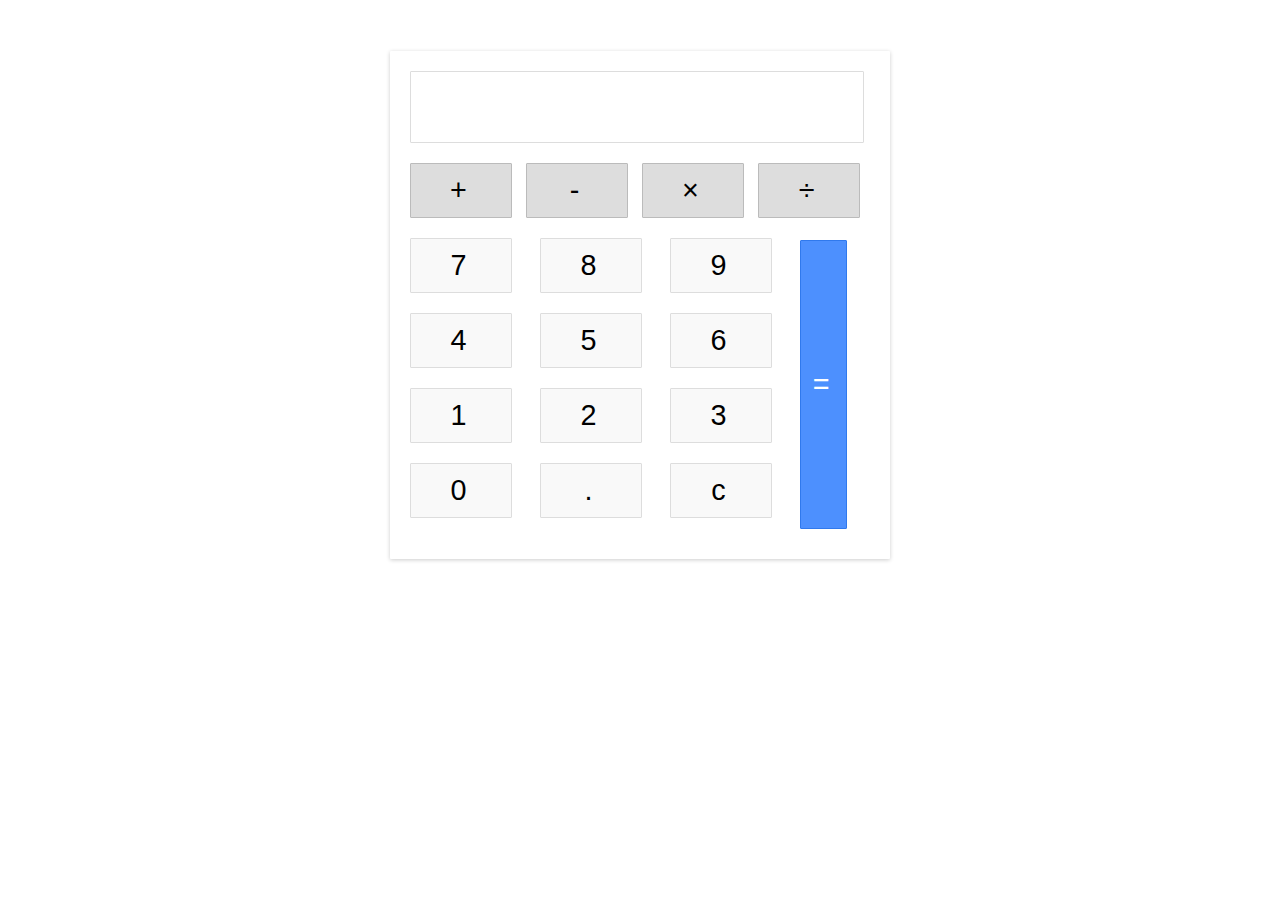
<file: calculator/index.html>
<!DOCTYPE html>
<html lang="en">
<head>
  <meta charset="UTF-8">
  <meta http-equiv="X-UA-Compatible" content="IE=edge">
  <meta name="viewport" content="width=device-width, initial-scale=1.0">
  <title>Document</title>
  <link rel="stylesheet" href="index.css">
</head>
<body>
  <div class="calculator">
    <div class="input" id="input"></div>
    <div class="buttons">
      <div class="operators">
        <div>+</div>
        <div>-</div>
        <div>&times;</div>
        <div>&divide;</div>
      </div>
      <div class="leftPanel">
        <div class="numbers">
          <div>7</div>
          <div>8</div>
          <div>9</div>
        </div>
        <div class="numbers">
          <div>4</div>
          <div>5</div>
          <div>6</div>
        </div>
        <div class="numbers">
          <div>1</div>
          <div>2</div>
          <div>3</div>
        </div>
        <div class="numbers">
          <div>0</div>
          <div>.</div>
          <div id="clear">c</div>
        </div>
      </div>
      <div class="equal" id="result">=</div>
    </div>
  </div>

  <script src="index.js">  
  </script>
</body>
</html>
</file>
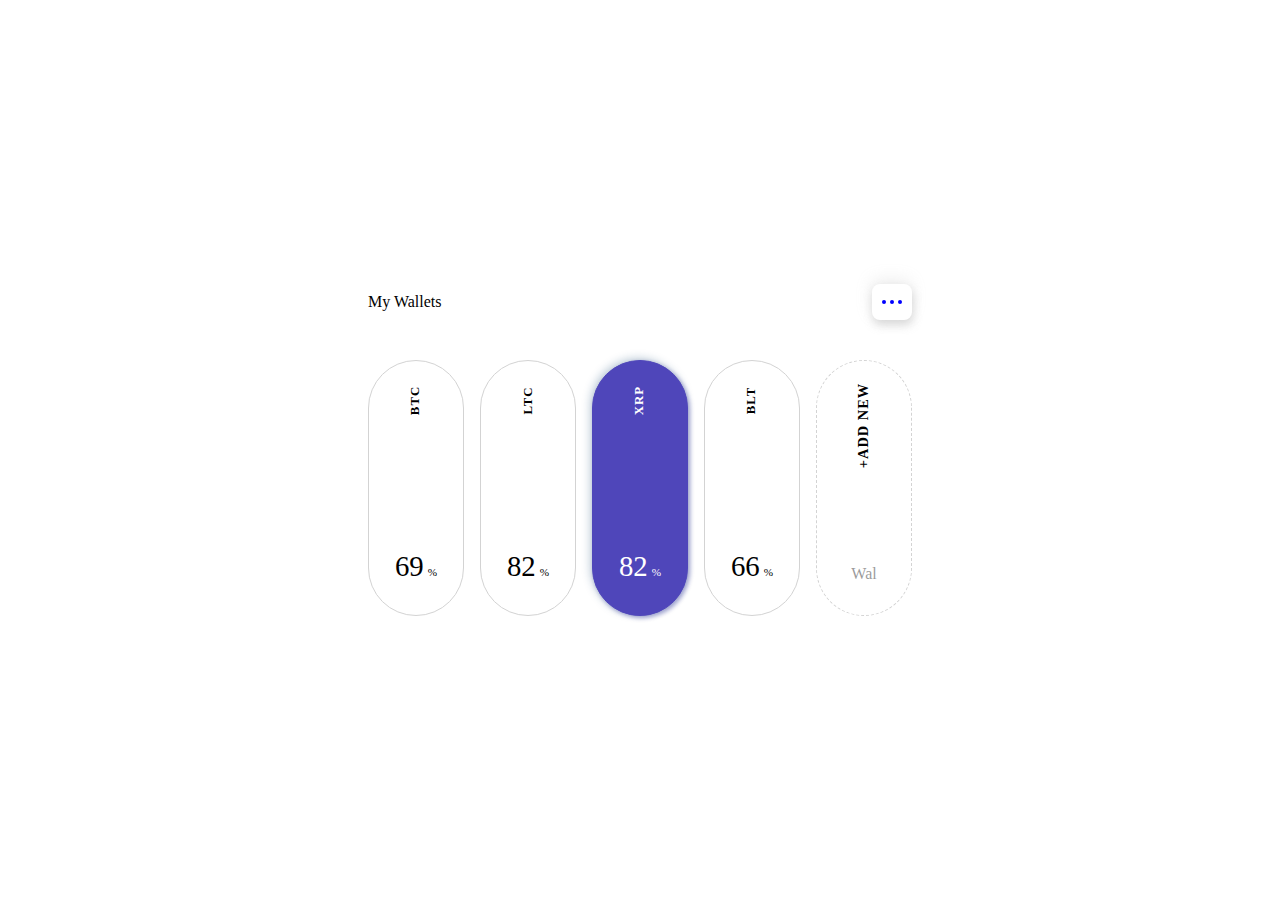
<file: 拖拽排序/index.html>
<!DOCTYPE html>
<html lang="en">
  <head>
    <meta charset="UTF-8" />
    <meta http-equiv="X-UA-Compatible" content="IE=edge" />
    <meta name="viewport" content="width=device-width, initial-scale=1.0" />
    <title>拖拽排序</title>
    <link rel="stylesheet" href="index.css" />
  </head>
  <body>
    <div class="container">
      <div class="container-header">
        <span class="card-name">My Wallets</span>
        <div class="moveBar">
          <span class="dot"></span>
          <span class="dot"></span>
          <span class="dot"></span>
        </div>
      </div>
      <div class="container-body">
        <div class="one-unit">
          <span class="currency">BTC</span>
          <div>
            <span class="num">69</span>
            <span class="symbol">%</span>
          </div>
        </div>
        <div class="one-unit">
          <span class="currency">LTC</span>
          <div>
            <span class="num">82</span>
            <span class="symbol">%</span>
          </div>
        </div>
        <div class="one-unit selected-unit">
          <span class="currency">XRP</span>
          <div>
            <span class="num">82</span>
            <span class="symbol">%</span>
          </div>
        </div>
        <div class="one-unit">
          <span class="currency">BLT</span>
          <div>
            <span class="num">66</span>
            <span class="symbol">%</span>
          </div>
        </div>
        <div class="one-unit add-unit">
          <span class="currency add-text">+ADD NEW</span>
          <div>
            <span class="add-hint">Wal</span>
          </div>
        </div>
      </div>
    </div>

    <script src="index.js"></script>
  </body>
</html>
</file>
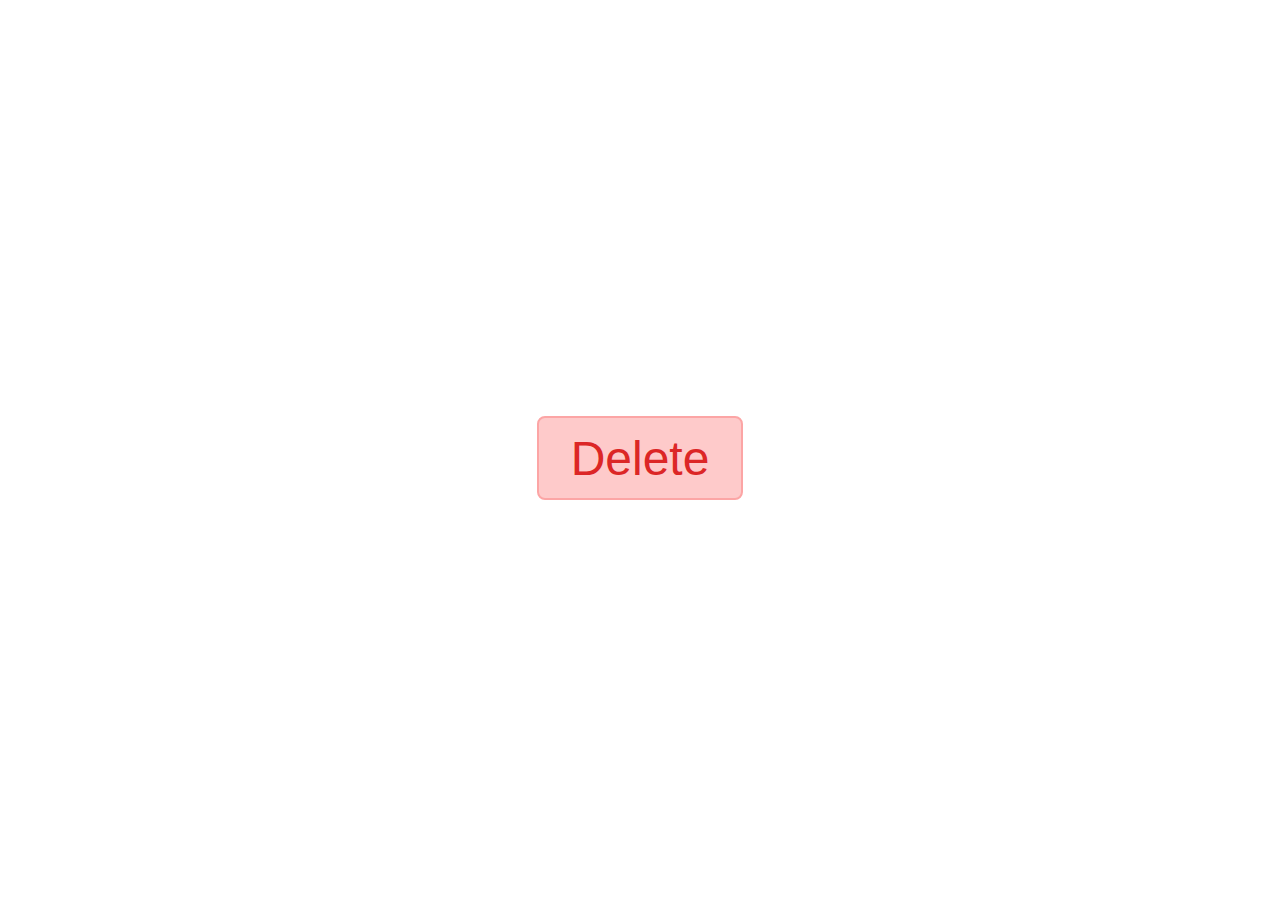
<file: 按钮/index.html>
<!DOCTYPE html>
<html lang="en">
    <head>
        <meta charset="UTF-8" />
        <meta http-equiv="X-UA-Compatible" content="IE=edge" />
        <meta name="viewport" content="width=device-width, initial-scale=1.0" />
        <title>Document</title>
    </head>
    <body>
        <button>Delete</button>

        <script>
            const button = document.querySelector("button");
            const timeout = 1000;
            let deleteTimer;
            let isHoldingDeleteButton;

            button.addEventListener("mousedown", (e) => {
                // 监听按钮点击之后需要触发的的事件跟时间
                isHoldingDeleteButton = true;
                deleteTimer = setTimeout(() => {
                    button.innerText = "Deleted";
                }, timeout);
            });
            window.addEventListener("mouseup", (e) => {
                // 全局监听按钮松开之后的触发的事件
                if (isHoldingDeleteButton) {
                    if (deleteTimer) {
                        clearTimeout(deleteTimer);
                    }
                    button.innerText = "Delete";
                }
            });
        </script>

        <style>
            body {
                display: flex;
                justify-content: center;
                align-items: center;
                min-height: 100vh;
                font-size: 15px;
            }
            button {
                display: inline-block;
                font-size: 3rem;
                background-color: #fecaca;
                color: #dc2626;
                border: 2px solid #fca5a5;
                border-radius: 0.5rem;
                padding: 0.8rem 2rem;
            }
            button:hover {
                border-color: #ef4444;
                cursor: pointer;
            }
            button:active {
                /*按钮点击之后触发的动作*/
                background-image: linear-gradient(to right, #fca5a5 0%, #fca5a5 50%, #fecaca 50%, #fecaca 100%);
                background-size: 200% 100%; /*跨度设为两百，方便调整背景颜色的位置*/
                background-position: 100%;
                animation: 1s confirmation ease-out forwards;
            }
            @keyframes confirmation {
                from {
                    background-position: 100%;
                }
                to {
                    background-position: 0%;
                }
            }
        </style>
    </body>
</html>
</file>
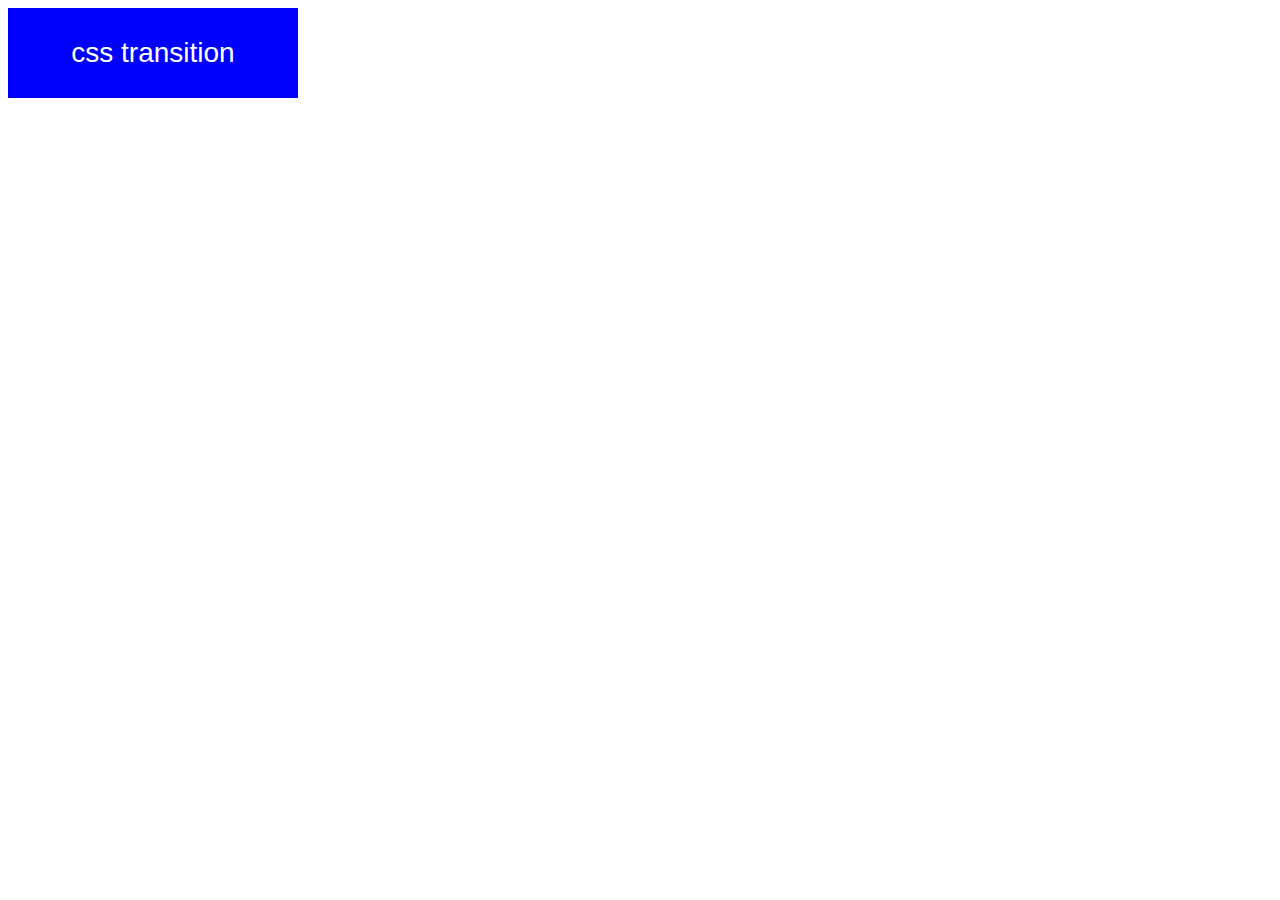
<file: css动画/transition浅试/index.html>
<!DOCTYPE html>
<html lang="en">
    <head>
        <meta charset="UTF-8" />
        <meta http-equiv="X-UA-Compatible" content="IE=edge" />
        <meta name="viewport" content="width=device-width, initial-scale=1.0" />
        <title>transition</title>
    </head>
    <body>
        <button>css transition</button>

        <style>
            /**
           *可动画属性一般是可以用数字表示的属性,
           *背景,边框类型这些无法使用
          */
            button {
                height: 90px;
                width: 290px;
                font-size: 28px;
                color: white;
                border: none;
                background-color: blue;
                /* transition-property: all; /*转换性质 对象为所写的转换目标 可以用all代替: background-color color width */
                /* transition-duration: 3000ms; 持续时间 */
                /* transition-delay: 1s; 转换等待时间 */
                /**
                 *也可以用transition代替 第一个为对象,第二个为完成时间,第三个为速度,第四个为延迟几秒开始
                */
                transition: background-color 1s ease 2s, color 2s ease-in 3s, border-radius 3s ease-in-out 5s;
            }
            button:hover {
                background-color: green;
                color: black;
                border-radius: 50%;
            }
        </style>
    </body>
</html>
</file>
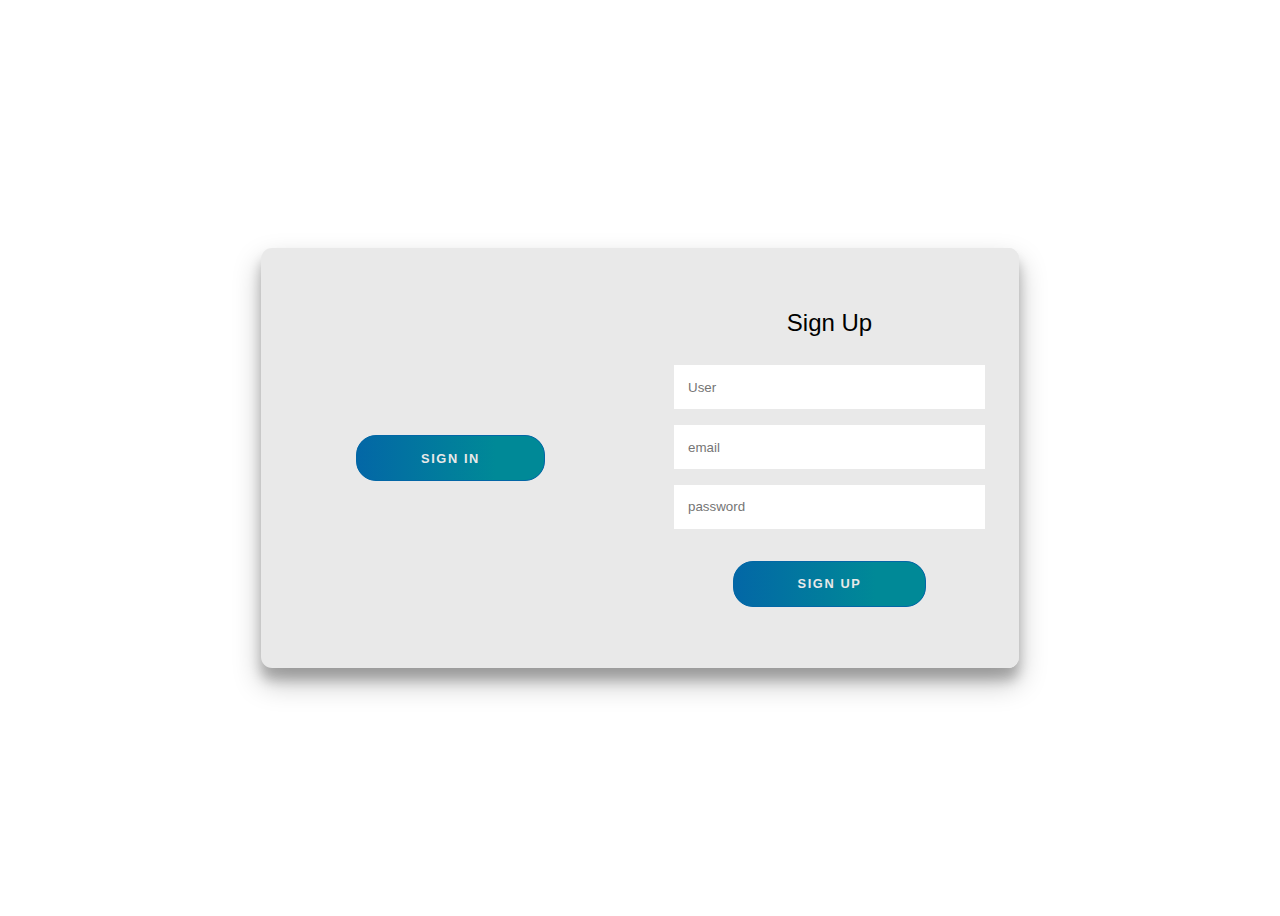
<file: loginPage/login.html>
<!DOCTYPE html>
<html lang="en">
<head>
  <meta charset="UTF-8">
  <meta http-equiv="X-UA-Compatible" content="IE=edge">
  <meta name="viewport" content="width=device-width, initial-scale=1.0">
  <title>Document</title>
</head>
<body>
  <div class="container right-panel-active">
    <!--Sign Up-->
    <div class="container__form container--signup">
      <form action="#" class="form" id="form1">
        <h2 class="form__title">Sign Up</h2>
        <input type="text" placeholder="User" class="input">
        <input type="email" placeholder="email" class="input">
        <input type="password" placeholder="password" class="input">
        <button class="btn">Sign Up</button>
      </form>
    </div>

    <!--Sign In-->
    <div class="container__form container--signin">
      <form action="#" class="form" id="form2">
        <h2 class="form__title">Sign In</h2>
        <input type="email" placeholder="Email" class="input">
        <input type="password" placeholder="Password" class="input">
        <a href="#" class="link">Forget your password</a>
        <button class="btn">Sign In</button>
      </form>
    </div>

    <!--Overlay-->
    <div class="container__overlay">
      <div class="overlay">
        <div class="overlay__panel overlay--left">
          <button class="btn" id="signIn">Sign In</button>
        </div>
        <div class="overlay__panel overlay--right">
          <button class="btn" id="signUp">Sign Up</button>
        </div>
      </div>
    </div>
  </div>

  <!--Style-->
  <style>
    :root{
      /* COLOR */
      --white:#e9e9e9;
      --gray:#333;
      --blue: #0367a6;
      --lightblue: #008997;

      /* RADII */
      --button-radius:0.7rem;

      /*SIZE*/
      --max-width: 758px;
      --max-height: 420px;

      font-size: 16px;
      font-family: -apple-system, BlinkMacSystemFont, "Segoe UI", Roboto, Oxygen,
		    Ubuntu, Cantarell, "Open Sans", "Helvetica Neue", sans-serif;
    }
    body{
      align-items: center;
      background-color: var(--white);
      background: url("https://res.cloudinary.com/dci1eujqw/image/upload/v1616769558/Codepen/waldemar-brandt-aThdSdgx0YM-unsplash_cnq4sb.jpg");
      background-attachment: fixed;
      background-position: center;
      background-repeat: no-repeat;
      background-size: cover;
      display: grid;
      height: 100vh;
      place-items: center;
    }

    .form__title{
      font-weight: 300;
      margin: 0;
      margin-bottom: 1.25rem;
    }
    .link{
      color: var(--gray);
      font-size: 0.9rem;
      margin: 1.5rem 0;
      text-decoration: none;
    }

    .container{
      background-color: var(--white);
      border-radius: var(--button-radius);
      box-shadow: 0 0.9rem 1.7rem rgba(0, 0, 0, 0.25),
		    0 0.7rem 0.7rem rgba(0, 0, 0, 0.22);
      height: var(--max-height);
      max-width: var(--max-width);
      overflow: hidden;
      position: relative;
      width: 100%;
    }

    .container__form{
      height: 100%;
      position: absolute;
      top: 0;
      transition: all 0.6s ease-in-out;
    }

    .container--signin{
      left: 0;
      width: 50%;
      z-index: 2;
    }

    .container.right-panel-active .container--signin{
      transform: translateX(100%);
    }

    .container--signup{
      left: 0;
      opacity: 0;
      width: 50%;
      z-index: 1;
    }

    .container.right-panel-active .container--signup{
      animation: show 0.6s;
      opacity: 1;
      transform: translateX(100%);
      z-index: 5;
    }

    .container__overlay{
      height: 100%;
      left: 50%;
      overflow: hidden;
      position: absolute;
      top: 0;
      transition: transform 0.6s ease-in-out;
      width: 50%;
      z-index: 100;
    }

    .container.right-panel-active .container__overlay {
      transform: translateX(-100%);
    }

    .overlay{
      background-color: var(--lightblue);
      background: url("https://res.cloudinary.com/dci1eujqw/image/upload/v1616769558/Codepen/waldemar-brandt-aThdSdgx0YM-unsplash_cnq4sb.jpg");
      background-attachment: fixed;
      background-position: center;
      background-repeat: no-repeat;
      background-size: cover;
      height: 100%;
      left: -100%;
      position: relative;
      transform: translateX(0);
      transition: transform 0,6s ease-in-out;
      width: 200%;
    }

    .container.right-panel-active .overlay {
      transform: translateX(50%);
    }

    .overlay__panel{
      align-items: center;
      display: flex;
      flex-direction: column;
      height: 100%;
      justify-content: center;
      position: absolute;
      text-align: center;
      top: 0;
      transform: translateX(0);
      transition: transform 0.6s ease-in-out;
      width: 50%;
    }

    .overlay--left {
	transform: translateX(-20%);
}

.container.right-panel-active .overlay--left {
	transform: translateX(0);
}

.overlay--right {
	right: 0;
	transform: translateX(0);
}

.container.right-panel-active .overlay--right {
	transform: translateX(20%);
}

.btn {
	background-color: var(--blue);
	background-image: linear-gradient(90deg, var(--blue) 0%, var(--lightblue) 74%);
	border-radius: 20px;
	border: 1px solid var(--blue);
	color: var(--white);
	cursor: pointer;
	font-size: 0.8rem;
	font-weight: bold;
	letter-spacing: 0.1rem;
	padding: 0.9rem 4rem;
	text-transform: uppercase;
	transition: transform 80ms ease-in;
}

.form > .btn {
	margin-top: 1.5rem;
}

.btn:active {
	transform: scale(0.95);
}

.btn:focus {
	outline: none;
}

.form {
	background-color: var(--white);
	display: flex;
	align-items: center;
	justify-content: center;
	flex-direction: column;
	padding: 0 3rem;
	height: 100%;
	text-align: center;
}

.input {
	background-color: #fff;
	border: none;
	padding: 0.9rem 0.9rem;
	margin: 0.5rem 0;
	width: 100%;
}

@keyframes show {
	0%,
	49.99% {
		opacity: 0;
		z-index: 1;
	}

	50%,
	100% {
		opacity: 1;
		z-index: 5;
	}
}
  </style>

  <script>
    const signInBtn = document.getElementById("signIn");
const signUpBtn = document.getElementById("signUp");
const fistForm = document.getElementById("form1");
const secondForm = document.getElementById("form2");
const container = document.querySelector(".container");

signInBtn.addEventListener("click", () => {
	container.classList.remove("right-panel-active");
});

signUpBtn.addEventListener("click", () => {
	container.classList.add("right-panel-active");
});

fistForm.addEventListener("submit", (e) => e.preventDefault());
secondForm.addEventListener("submit", (e) => e.preventDefault());
  </script>
</body>
</html>
</file>
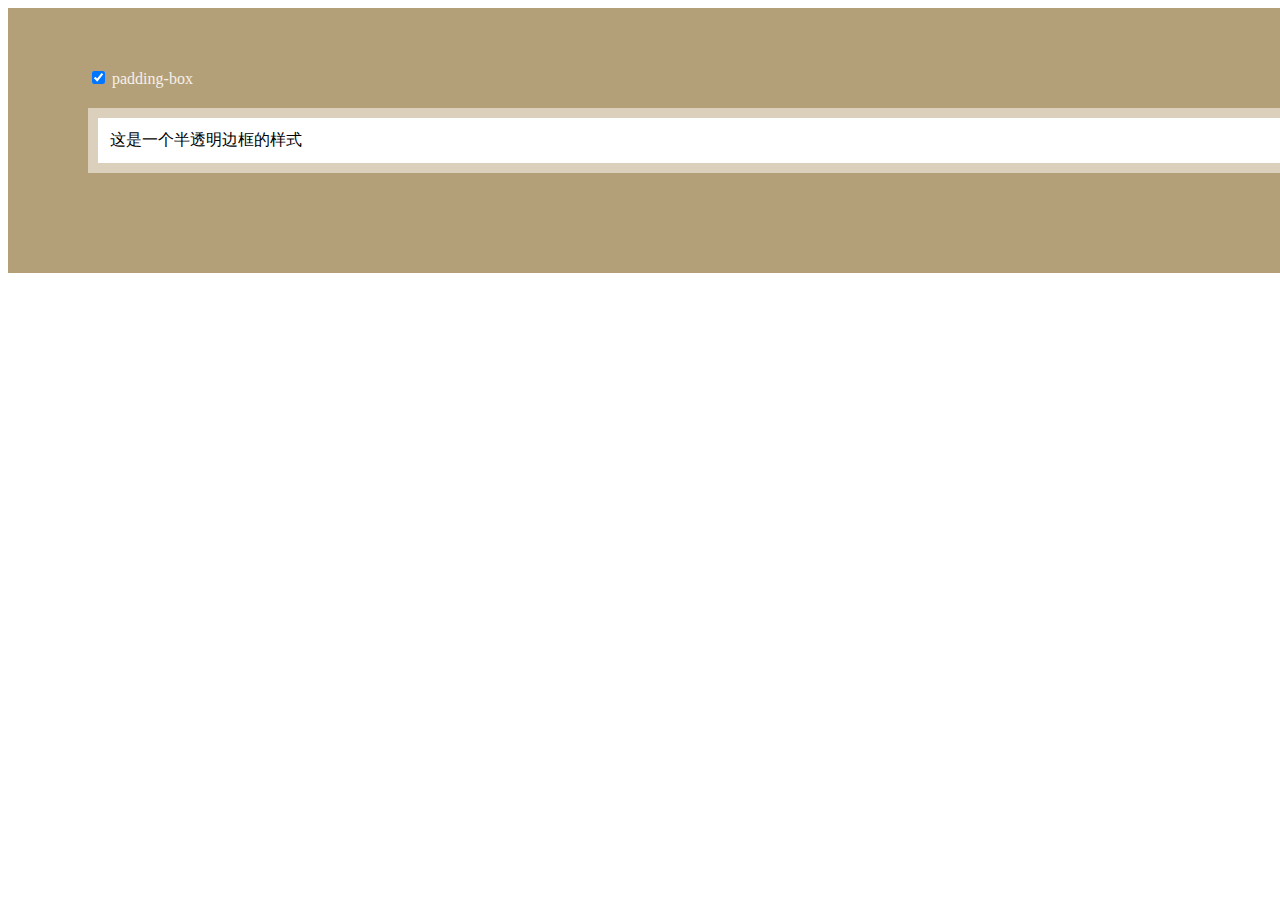
<file: 边框与背景/半透明边框.html>
<!DOCTYPE html>
<html lang="en">
    <head>
        <meta charset="UTF-8" />
        <meta http-equiv="X-UA-Compatible" content="IE=edge" />
        <meta name="viewport" content="width=device-width, initial-scale=1.0" />
        <title>Document</title>
    </head>
    <body>
        <div id="main">
            <input type="checkbox" id="pb" checked />
            <label for="pb"> padding-box </label>
            <div id="text">这是一个半透明边框的样式</div>
        </div>

        <style>
            #main {
                width: 100%;
                padding: 60px 80px 80px;
                background: #b4a078;
            }
            #text {
                padding: 12px;
                margin: 20px auto;
                background: white;
                border: 10px solid hsla(0, 0%, 100%, 0.5); /* 色相、饱和度、亮度、透明度 */
            }
            label {
                color: #f4f0ea;
            }
            input[id="pb"]:checked ~ #text {
                background-clip: padding-box; /* 背景蔓延的范围 */
            }
        </style>
    </body>
</html>
</file>
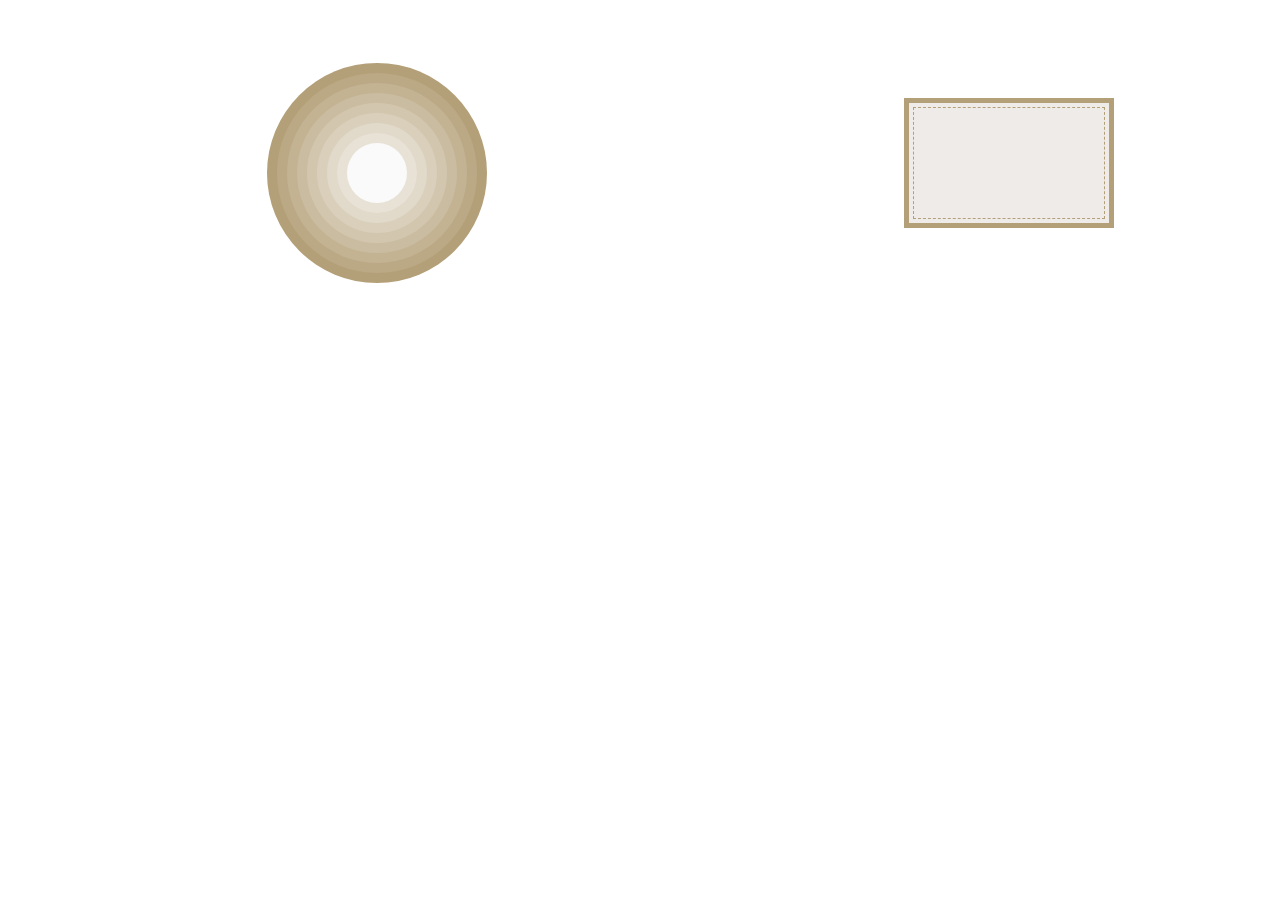
<file: 边框与背景/多重边框.html>
<!DOCTYPE html>
<html lang="en">
    <head>
        <meta charset="UTF-8" />
        <meta http-equiv="X-UA-Compatible" content="IE=edge" />
        <meta name="viewport" content="width=device-width, initial-scale=1.0" />
        <title>Document</title>
    </head>
    <body>
        <main>
            <div></div>
            <div></div>
        </main>

        <style>
            main {
                width: 100%;
                padding: 10vh 10vh;
                display: flex;
                flex-wrap: wrap;
                justify-content: space-around;
                align-items: center;
            }
            div:nth-of-type(1) {
                width: 60px;
                height: 60px;
                border-radius: 50%;
                background: #fafafa;
                margin: 100px, 29px;
                box-shadow: 0 0 0 10px #e8e2d6, 0 0 0 20px #e1d9c9,
                    0 0 0 30px #d9cfbb, 0 0 0 40px #d2c6ae, 0 0 0 50px #cabca0,
                    0 0 0 60px #c3b393, 0 0 0 70px #bba985, 0 0 0 80px #b4a078; /* x偏移量， y偏移量， 模糊半径， 扩散半径 颜色*/
            }
            div:nth-of-type(2) {
                width: 200px;
                height: 120px;
                background: #efebe9;
                border: 5px solid #b4a078;
                outline: #b4a078 dashed 1px; /* outline不占用空间，只在内容周围，与border相似，设置边框*/
                outline-offset: -10px;
                margin-bottom: 20px;
            }
        </style>
    </body>
</html>
</file>
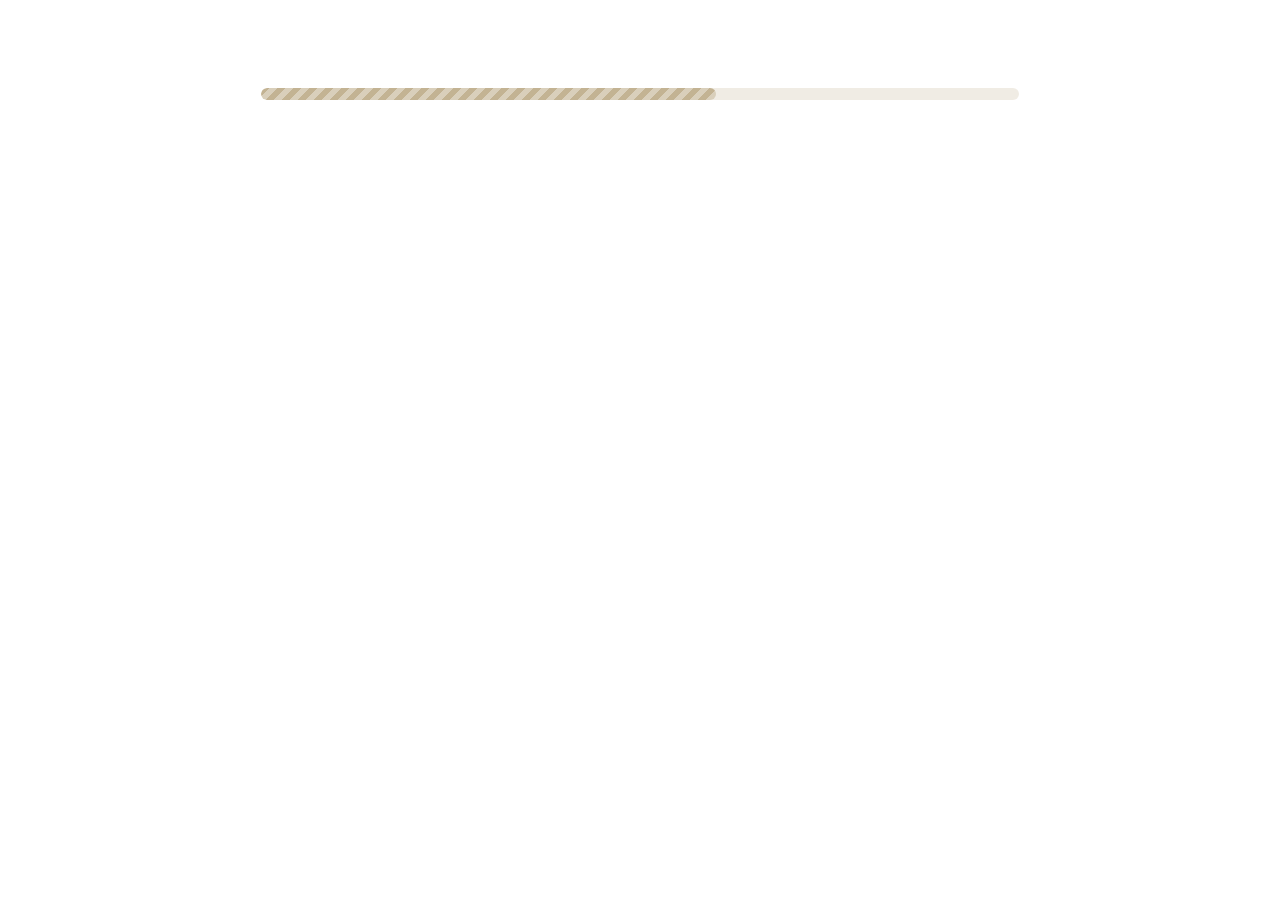
<file: 边框与背景/进度条.html>
<!DOCTYPE html>
<html lang="en">
    <head>
        <meta charset="UTF-8" />
        <meta http-equiv="X-UA-Compatible" content="IE=edge" />
        <meta name="viewport" content="width=device-width, initial-scale=1.0" />
        <title>Document</title>
    </head>
    <body>
        <main>
            <div class="progress-outer">
                <div class="progress-enter">
                    <div class="progress-bg"></div>
                </div>
            </div>
        </main>

        <style>
            main {
                width: 100%;
                padding: 80px 0px;
                display: flex;
                flex-wrap: wrap;
                justify-content: space-around;
            }
            .progress-outer {
                width: 60%;
                height: 12px;
                overflow: hidden;
                border-radius: 8px;
                position: relative;
            }
            .progress-enter {
                height: inherit;
                background: rgba(180, 160, 120, 0.2);
            }
            .progress-bg {
                width: 60%;
                height: inherit;
                border-radius: 6px;
                background: repeating-linear-gradient(
                    -45deg,
                    /*偏移角度*/ #d9cfbb 25%,
                    #c3b393 0,
                    #c3b393 50%,
                    #d9cfbb 0,
                    #d9cfbb 75%,
                    #c3b393 0 /* 创建一个由线性渐变组成的<image>*/
                );
                background-size: 16px 16px;
                animation: panoramic 20s linear infinite;
            }
            @keyframes panoramic {
                to {
                    background-position: 200% 0;
                }
            }
        </style>
    </body>
</html>
</file>
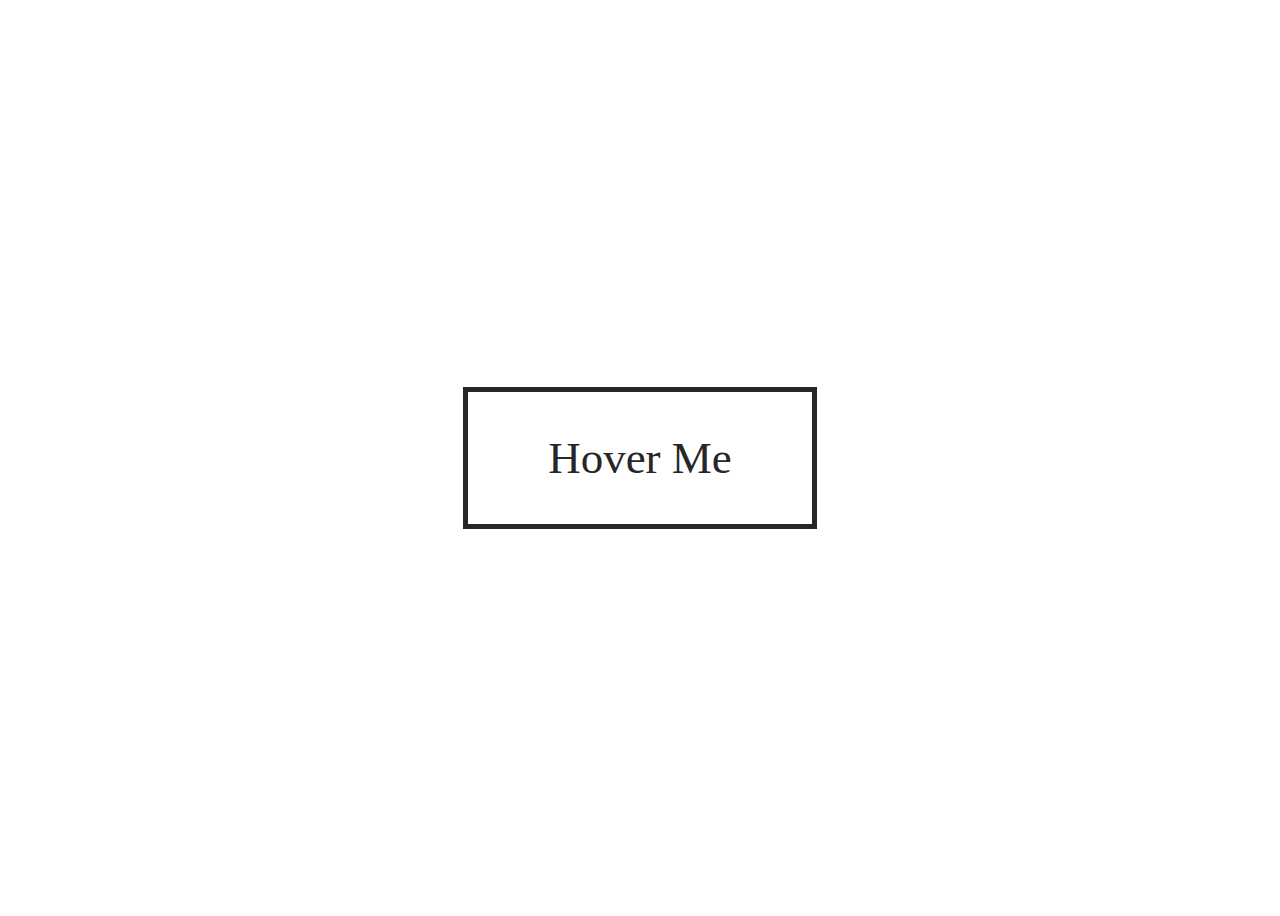
<file: css动画/test/test1.html>
<!DOCTYPE html>
<html lang="en">
    <head>
        <meta charset="UTF-8" />
        <meta http-equiv="X-UA-Compatible" content="IE=edge" />
        <meta name="viewport" content="width=device-width, initial-scale=1.0" />
        <title>Document</title>
    </head>
    <body>
        <a href="">Hover Me</a>
    </body>

    <style>
        body {
            height: 100vh;
            display: flex;
            justify-content: center;
            align-items: center;
        }
        a {
            text-decoration: none;
            color: #272727;
            font-size: 45px;
            border: 5px solid #272727;
            padding: 40px 80px;
            position: relative;
            overflow: hidden;
        }
        a:before {
            content: "";
            position: absolute;
            left: 0;
            top: 0;
            background-color: #fff200;
            height: 100%;
            width: 100%;
            z-index: -1;
            transform-origin: bottom left;
            transform: rotate(-90deg);
            transition: transform 1s;
        }
        a:hover:before {
            transform: rotate(0deg);
        }
    </style>
</html>
</file>
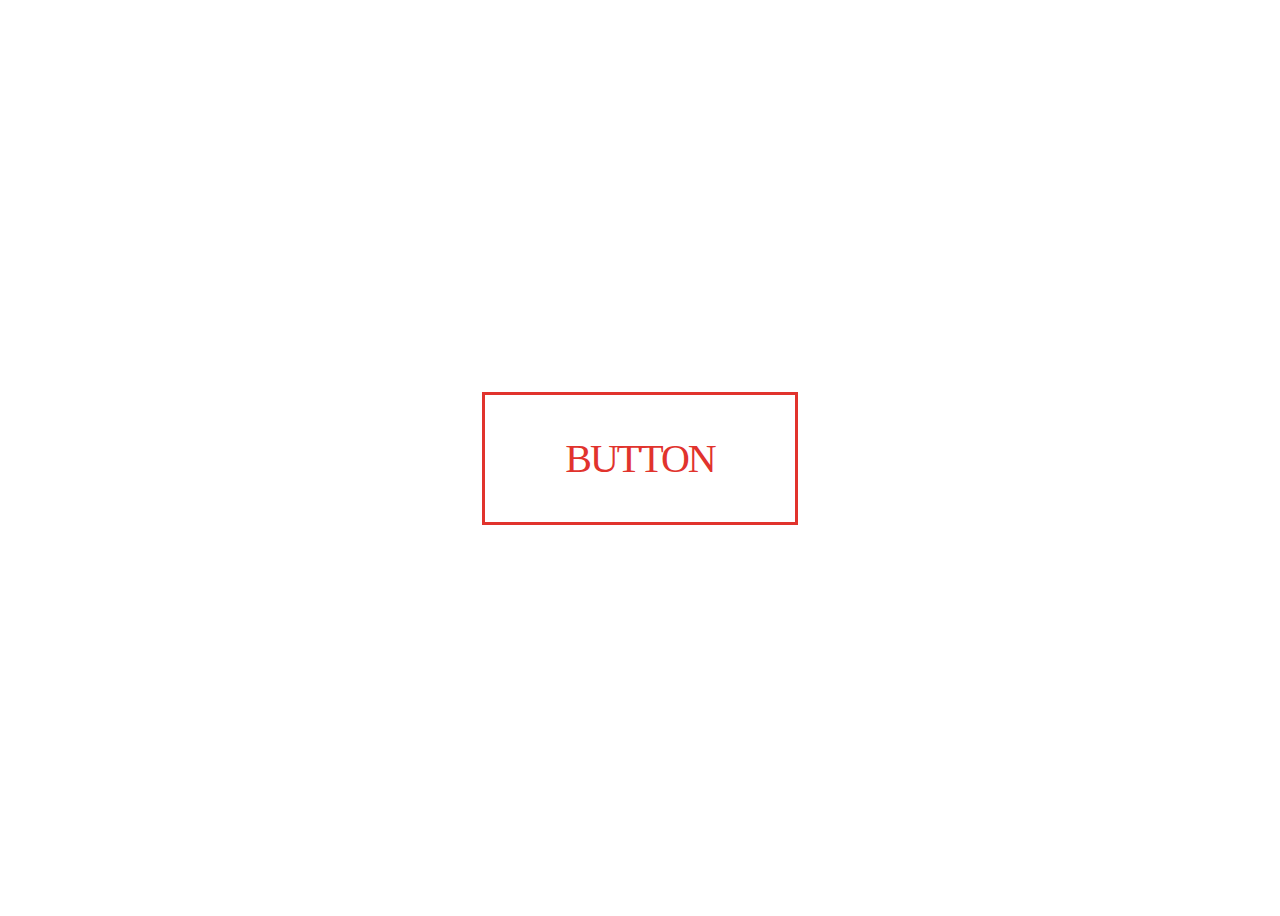
<file: css动画/test/test2.html>
<!DOCTYPE html>
<html lang="en">
<head>
  <meta charset="UTF-8">
  <meta http-equiv="X-UA-Compatible" content="IE=edge">
  <meta name="viewport" content="width=device-width, initial-scale=1.0">
  <title>Document</title>
</head>
<body>
  <a href="">button</a>

  <style>
    body{
      height: 100vh;
      display: flex;
      justify-content: center;
      align-items: center;
    }
    a{
      text-decoration: none;
      padding: 40px 80px;
      color: #E1332D;
      border: 3px solid #E1332D;
      text-transform: uppercase;
      font-size: 40px;
      font-weight: 300;
      letter-spacing: -2px;
      transition: all 1s;
    }
    a:hover{
      font-weight: 900;
      letter-spacing: 10px;
      border: 3px solid #E1332D;
    }
  </style>
</body>
</html>
</file>
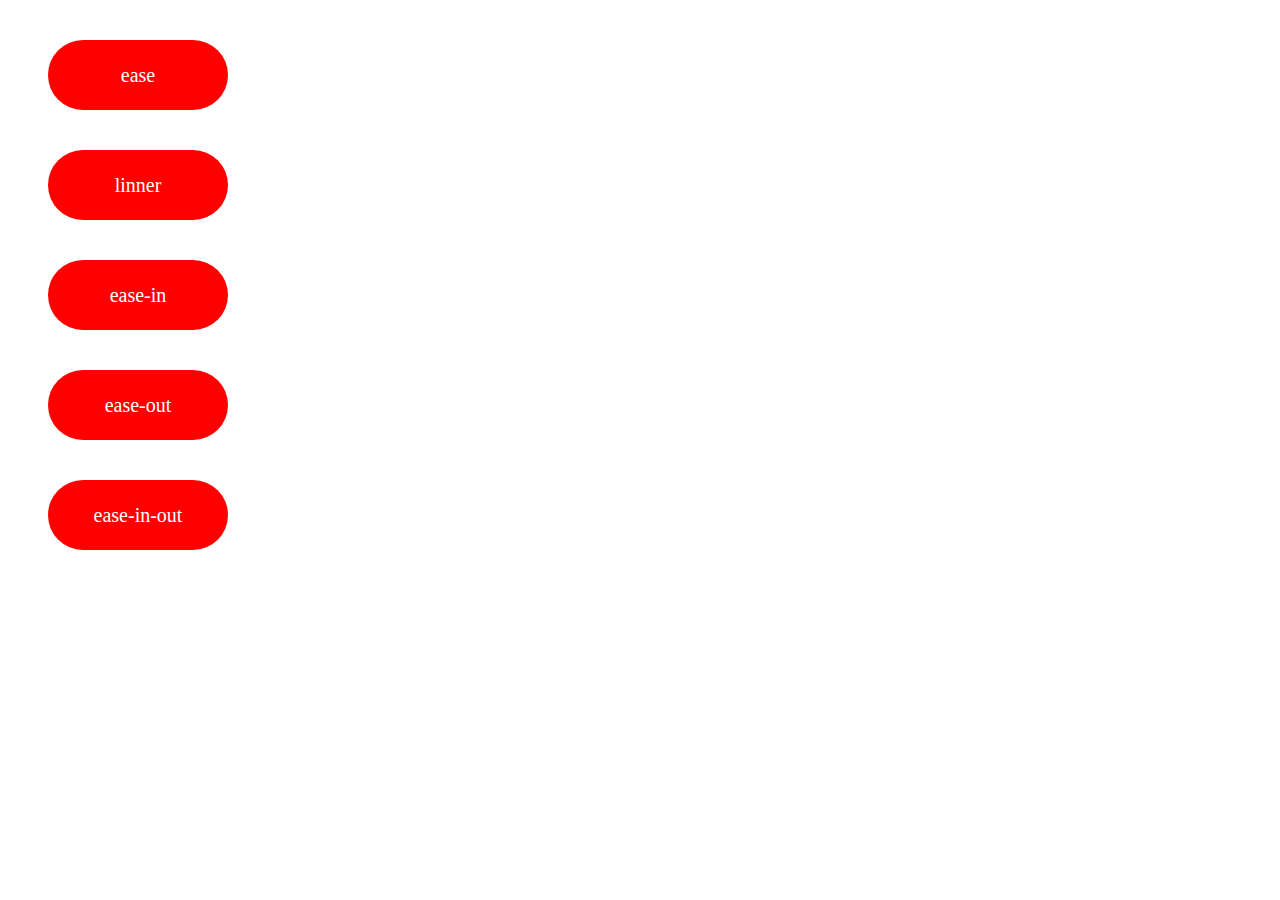
<file: css动画/transition浅试/transition-timing-function.html>
<!DOCTYPE html>
<html lang="en">
    <head>
        <meta charset="UTF-8" />
        <meta http-equiv="X-UA-Compatible" content="IE=edge" />
        <meta name="viewport" content="width=device-width, initial-scale=1.0" />
        <title>Document</title>
    </head>
    <body>
        <div class="container">
            <div id="ease" class="move">ease</div>
            <div id="linear" class="move">linner</div>
            <div id="ease-in" class="move">ease-in</div>
            <div id="ease-out" class="move">ease-out</div>
            <div id="ease-in-out" class="move">ease-in-out</div>
        </div>

        <style>
            .container {
                width: 960px;
            }
            .move {
                margin: 2em;
                width: 150px;
                height: 50px;
                padding: 10px 15px;
                background-color: red;
                color: #fff;
                line-height: 50px;
                text-align: center;
                border-radius: 5em;
                font-size: 20px;
                transition-property: translate();
                transition-duration: 3s;
            }
            /*转换定时函数*/
            #ease {
                transition-timing-function: ease;
            }
            #linear {
                transition-timing-function: linear;
            }
            #ease-in {
                transition-timing-function: ease-in;
            }
            #ease-out {
                transition-timing-function: ease-out;
            }
            #ease-in-out {
                transition-timing-function: ease-in-out;
            }
            .move:hover {
                transform: translate(900px, 0);
            }
        </style>
    </body>
</html>
</file>
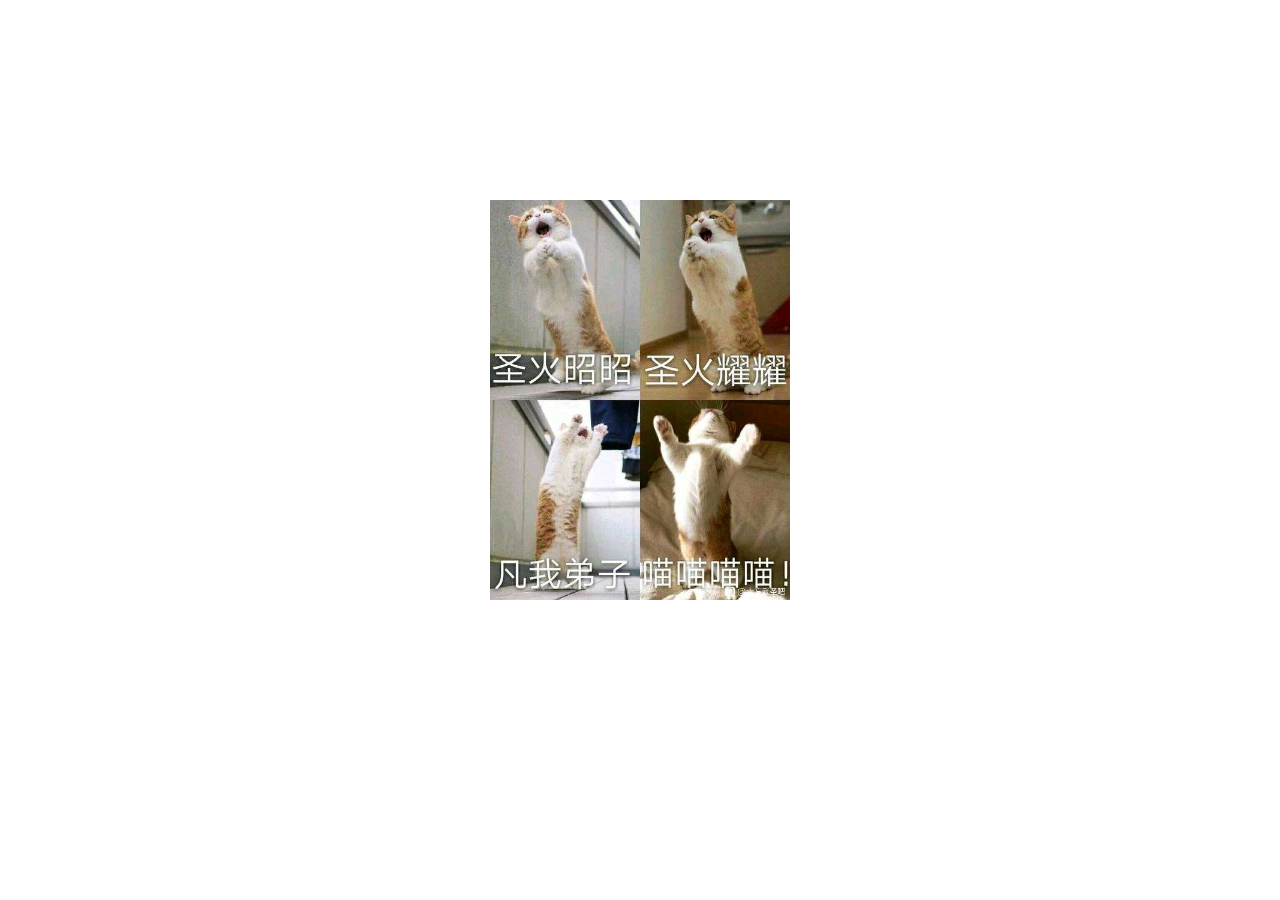
<file: css动画/translate/translate.html>
<!DOCTYPE html>
<html lang="en">
    <head>
        <meta charset="UTF-8" />
        <meta http-equiv="X-UA-Compatible" content="IE=edge" />
        <meta name="viewport" content="width=device-width, initial-scale=1.0" />
        <title>Document</title>
    </head>
    <body>
        <img src="./20220929173552.jpg" alt="" />

        <style>
            img {
                width: 300px;
                display: block;
                margin: auto;
                margin-top: 200px;
                transition: transform 2s;
                transform-origin: 30% 80%; /*改变元素的中心点,可以直接用top left位置组合，也可以用百分比*/
            }
            img:hover {
                /* transform: translate(-300px, 300px); translate 可以改变元素的x, y 轴位置 */
                /* transform: scale(0.5, 0.5); scale可以成比例的改变元素的大小，参照物为元素设置的本身大小 */
                transform: rotateY(90deg); /*rotate可以旋转元素，两个单位， deg为旋转度数， turn为旋转周数*/
                /* transform: skew(30deg, 30deg); skew可以水平倾斜元素 */
            }
        </style>
    </body>
</html>
</file>
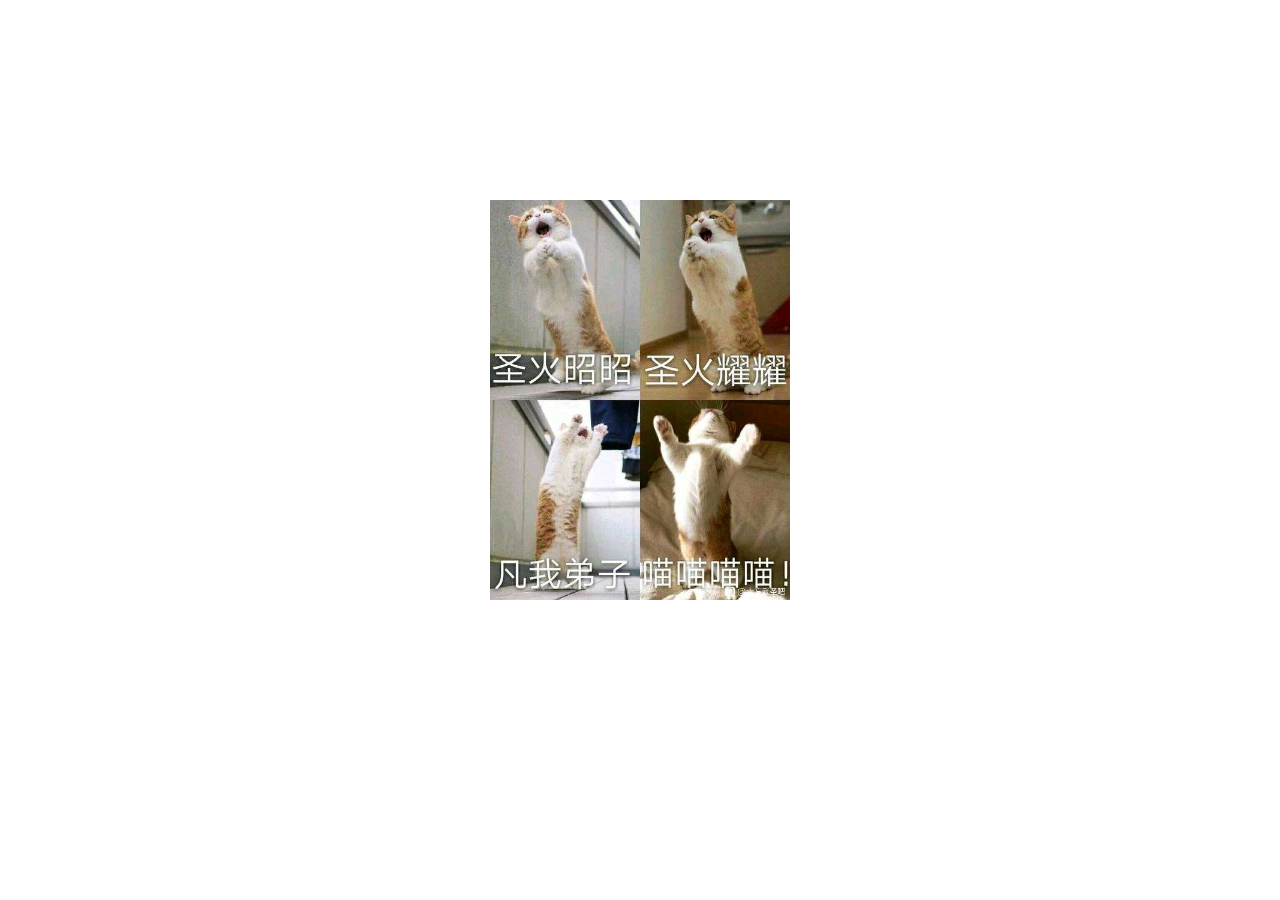
<file: css动画/translate/translateZ.html>
<!DOCTYPE html>
<html lang="en">
    <head>
        <meta charset="UTF-8" />
        <meta http-equiv="X-UA-Compatible" content="IE=edge" />
        <meta name="viewport" content="width=device-width, initial-scale=1.0" />
        <title>Document</title>
    </head>
    <body>
        <img src="./20220929173552.jpg" alt="" />

        <style>
            body {
                perspective: 1000px; /*屏幕与我们眼睛之间的视角线长度 相当于为页面设置了一个Z轴*/
            }
            img {
                width: 300px;
                margin: auto;
                display: block;
                margin-top: 200px;
                transition: transform 2s;
            }
            img:hover {
                /* transform: translateZ(300px); 屏幕与我们眼睛之间的移动的距离 */
                transform: rotateY(60deg);
            }
        </style>
    </body>
</html>
</file>
<file: calculator/index.css>
body{
  width: 500px;
  margin: 4% auto;
  font-family: 'Source Sans Pro', sans-serif;
  letter-spacing: 5px;
  font-size: 1.8rem;
}
.calculator{
  padding: 20px;
  box-shadow: 0px 1px 4px 0px rgba(0, 0, 0, 0.2);
  border-radius: 1px;
}
.input{
  border: 1px solid #ddd;
  border-radius: 1px;
  height: 60px;
  padding-right: 15px;
  padding-top: 10px;
  text-align: right;
  margin-right: 6px;
  font-size: 2.5rem;
  overflow-x: auto;
  transition: all .2s ease-in-out;
}
.input:hover{
  border: 1px solid #bbb;
  box-shadow: inset 0px 1px 4px 0px rgba(0, 0, 0, 0.2);
}
.operators div{
  display: inline-block;
  border: 1px solid #bbb;
  border-radius: 1px;
  width: 80px;
  text-align: center;
  padding: 10px;
  margin: 20px 1px 10px 0;
  cursor: pointer;
  background-color: #ddd;
  transition: border-color .2s ease-in-out, background-color .2s, box-shadow .2s;
}
.operators div:hover{
  background-color: #ddd;
  box-shadow: 0px 1px 4px 0px rgba(0, 0, 0, 0.2);
  border-color: #aaa;
}
.operators div:active{
  font-weight: bold;
}
.leftPanel{
  display: inline-block;
}
.numbers div{
  display: inline-block;
  border: 1px solid #ddd;
  border-radius: 1px;
  width: 80px;
  text-align: center;
  padding: 10px;
  margin: 10px 15px 10px 0;
  cursor: pointer;
  background-color: #f9f9f9;
  transition: border-color .2s ease-in-out, background-color .2s, box-shadow .2s;
}
.numbers div:hover{
  background-color: #f1f1f1;
  box-shadow: 0px 1px 4px 0px rgba(0, 0, 0, 0.2);
  border-color: #bbb;
}
.numbers div:active{
  font-weight: bold;
}
div.equal{
  display: inline-block;
  border: 1px solid #3079ED;
  border-radius: 1px;
  width: 25px;
  text-align: center;
  padding: 127px 10px;
  margin: 12px 6px 10px 0;
  vertical-align: top;
  cursor: pointer;
  color: #FFF;
  background-color: #4d90fe;
  transition: all .2s ease-in-out;
}
div.equal:hover{
  background-color: #f1f1f1;
  box-shadow: 0px 1px 4px 0px rgba(0, 0, 0, 0.2);
  border-color: #bbb;
}
div.equal:active{
  font-weight: bold;
}
</file>
<file: 拖拽排序/index.css>
*{
  margin: 0;
  padding: 0;
  box-sizing: border-box;
}
body{
  width: 100vw;
  height: 100vh;
  display: flex;
  justify-content: center;
  align-items: center;
}
.container-header{
  display: flex;
  justify-content: space-between;
  align-items: center;
  margin-bottom: 2.5rem;
}
.moveBar{
  padding: 1rem 0.6rem;
  border-radius: 0.5rem;
  background-color: white;
  display: flex;
  gap: 0.2rem;
  box-shadow: 1px 5px 10px #cacacab8, -1px -5px 15px #b3b3b336;
}
.dot{
  height: 0.3rem;
  width: 0.3rem;
  border-radius: 100%;
  background-color: blue;
  display: inline-block;
}
.container-body{
  display: flex;
  gap: 1rem;
}
.one-unit{
  border: 1px solid lightgray;
  height: 16rem;
  width: 6rem;
  border-radius: 100rem;
  display: flex;
  flex-direction: column;
  justify-content: space-between;
  align-items: center;
  padding: 2rem 0;
  background-color: white;
  transition: all 0.2s ease-in-out;
}
.currency{
  letter-spacing: 1px;
  font-size: 0.8rem;
  font-weight: bold;
  transform: rotate(-90deg);
}
.num{
  font-size: 1.8rem;
}
.symbol{
  font-size: 0.7rem;
}
.add-text{
  transform: translateY(1.5rem) rotate(-90deg);
  font-size: 0.9rem;
}
.add-hint{
  opacity: 0.4;
}
.add-unit{
  border-style: dashed;
}
.selected-unit{
  background-color: #4f46ba;
  color: white;
  border: 1px solid #4f46ba;
  box-shadow: 2px 2px 4px rgba(12, 20, 136, 0.36), -2px -2px 8px rgba(27, 73, 119, 0.27);
  z-index: 0; 
}
</file>
